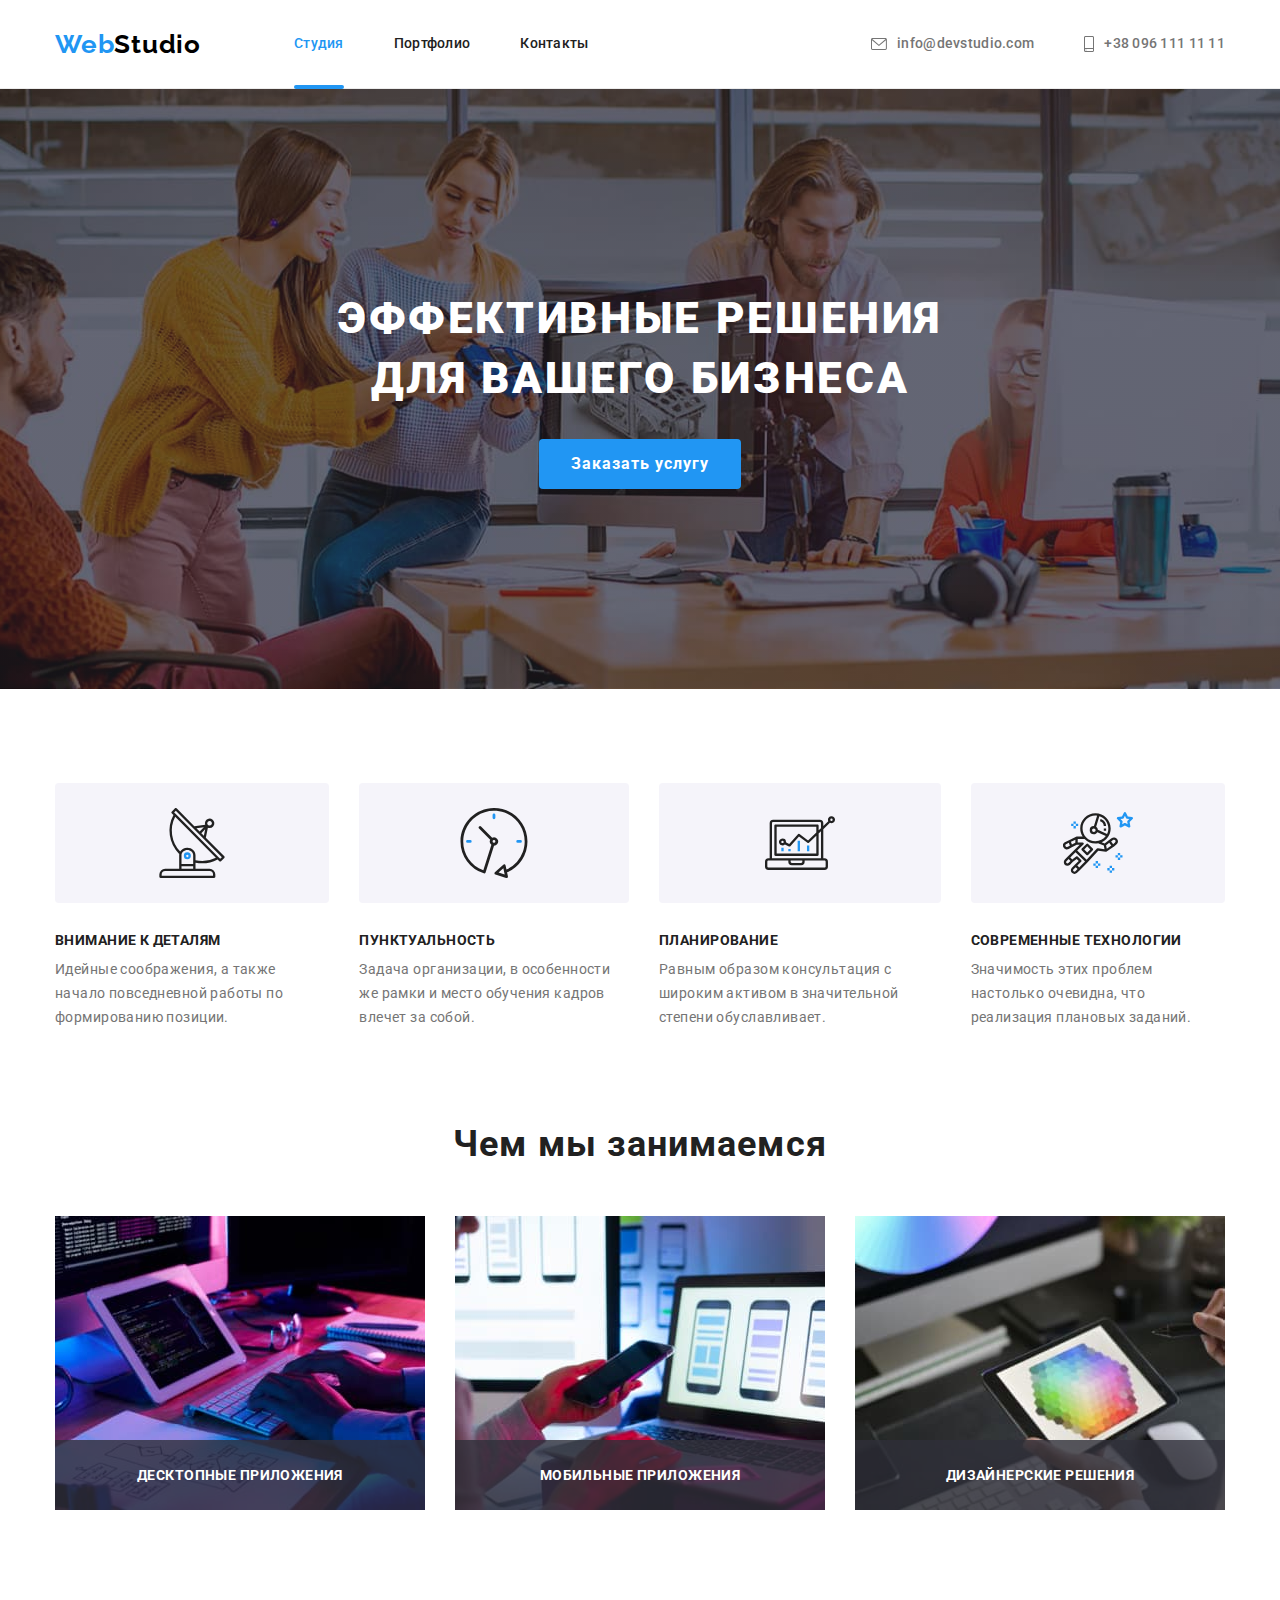
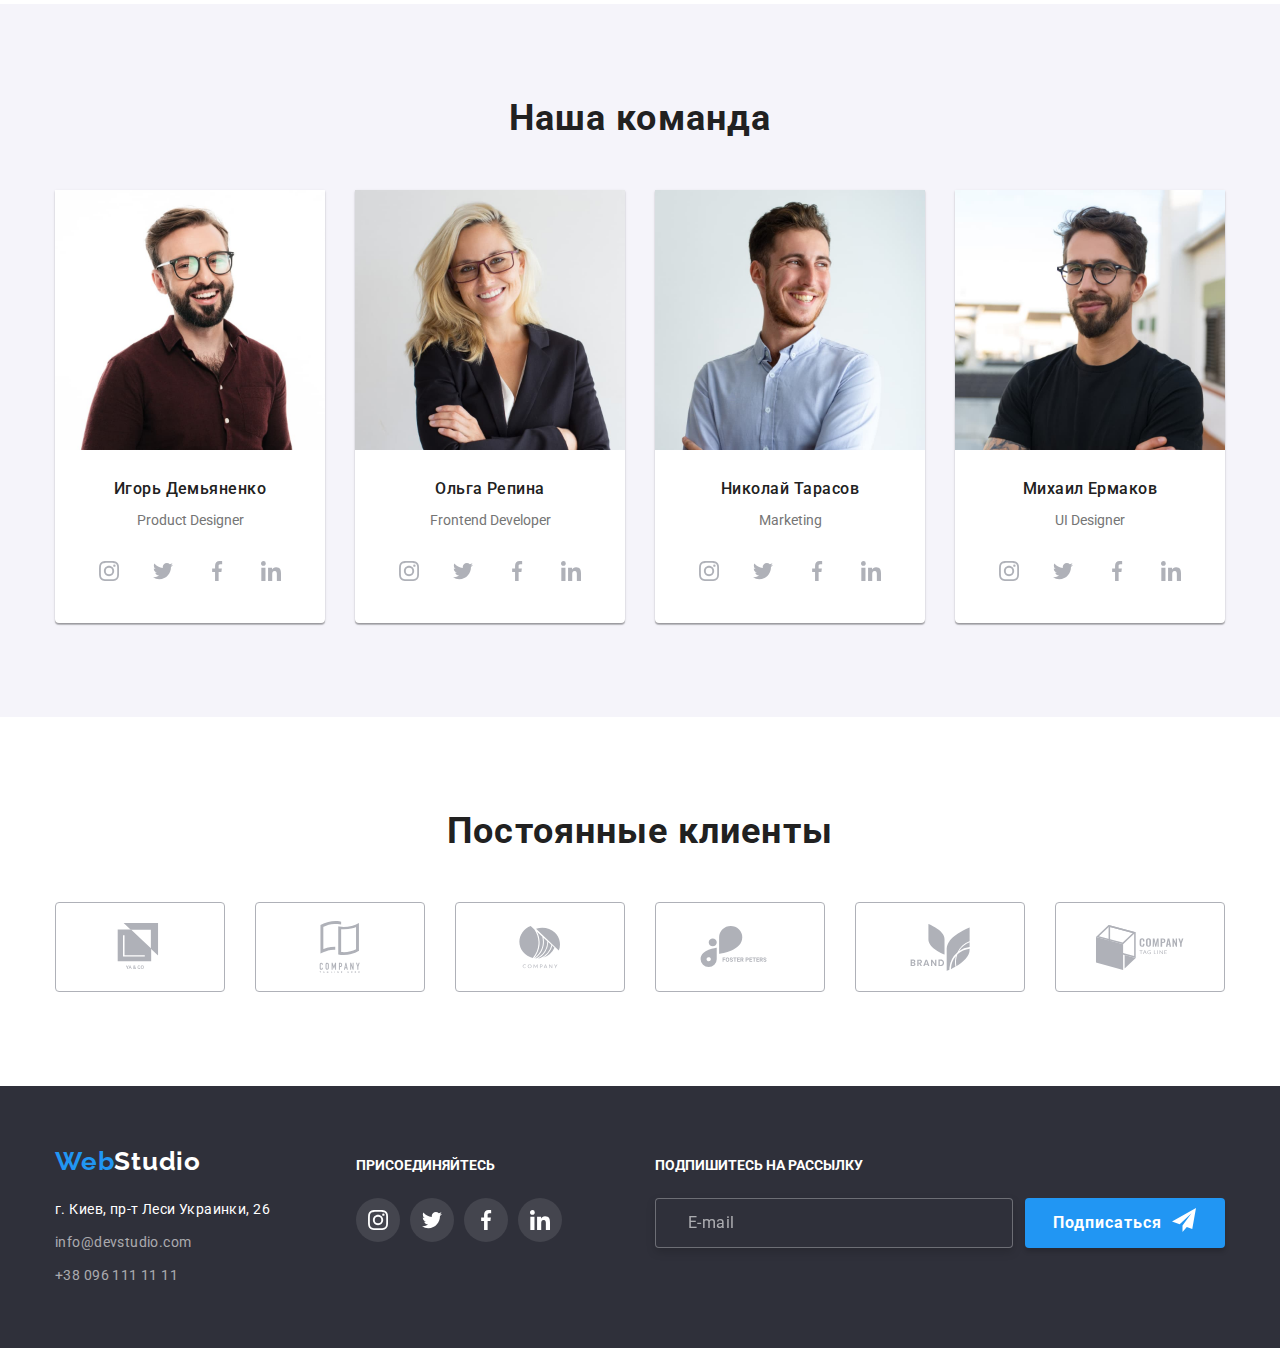
<file: index.html>
<!DOCTYPE html>
<html lang="en">
<head>
    <meta charset="UTF-8">
    <meta name="viewport" content="width=device-width, initial-scale=1.0">
    <title>Document</title>
    <link rel="preconnect" href="https://fonts.gstatic.com">
    <link 
    href="https://fonts.googleapis.com/css2?family=Raleway:wght@700&family=Roboto:wght@400;500;700;900&display=swap" 
    rel="stylesheet"
    />
    <link 
    rel="stylesheet" href="https://cdnjs.cloudflare.com/ajax/libs/modern-normalize/1.0.0/modern-normalize.min.css"
    />
    <link rel="stylesheet" href="css/common.css"/>
    <link rel="stylesheet" href="css/main.css"/>

</head>

<body class="page">
<!--Шапка сайта-->
    <header class="header">
        <div class="container">
            <nav class="main-nav">
                <a href="" lang="en" class="logo-studio">
                    <span class="web">Web</span>Studio 
                </a>
                <ul class="site-nav list">
                    <li class="item"><a href="" class="link link-current" >Студия</a></li>
                    <li class="item"><a href="./portfolio.html" class="link" >Портфолио</a></li>
                    <li class="item"><a href="" class="link" >Контакты</a></li>
                </ul>
            </nav>

            <ul class="contacts list">
                <li>
                    <a href="mailto:info@devstudio.com" class="link mail">
                        <svg class="logo" width=16 height=12>
                            <use href="./images/sprite.svg#mail" >
                            </use>
                        </svg>
                        info@devstudio.com</a>
                </li>
                <li>
                    <a href="tel:+380961111111" class="link number" >
                        <svg class="logo" width=10 height=16>
                            <use href="./images/sprite.svg#tel" >
                            </use>
                        </svg>
                        +38 096 111 11 11</a>
                </li>
            </ul>
        

        </div>
    </header>
    
   <main> 
       <!--Герой-->
    <section class="section hero">
        <h1 class="hero-title">Эффективные решения для вашего бизнеса</h1>
        <button type="button" class="button" aria-label="Open modal" data-modal-open>Заказать услугу</button>

        <div class="backdrop is-hidden" data-modal>
            <div class="modal">
                <button type="button" class="close" data-modal-close aria-label="Close modal">
                    <svg class="button-close"  width="11" height="11">
                        <use href="./images/sprite.svg#Close"></use>
                    </svg>
                </button>

               
                <div class="container-modal">
                    <h2 class="text">Оставьте свои данные, мы вам перезвоним</h2>
                    <form class="modal-form">

                        <div class="form-field">
                            <label for="name" class="form-label">Имя</label>
                            <div class="container-form">
                                <input class="form-input" type="text" name="name" id="name">
                                <svg  class="icon-form">
                                    <use href="images/sprite.svg#person"></use>
                                </svg>
                            </div>
                        </div>

                        <div class="form-field">
                            <label for="tel" class="form-label">Телефон</label>
                            <div class="container-form">
                                <input class="form-input" type="tel" name="tel" id="tel">
                                <svg class="icon-form">
                                    <use href="images/sprite.svg#phone"></use>
                                </svg>                            
                            </div>
                        </div>

                        <div class="form-field"> 
                            <label for="mail" class="form-label">Почта</label>
                            <div class="container-form">
                                <input class="form-input" type="email" name="mail" id="mail">
                                <svg class="icon-form">
                                    <use href="images/sprite.svg#email"></use>
                                </svg>
                            </div>
                        </div>

                        <div class="form-field">
                            <label for="comment" class="form-label">Комментарий</label>
                            <textarea name="comment" id="comment" rows="10" placeholder="Введите текст"></textarea>
                        </div>
                    
            
                       <label class="accept">
                        <input class="checkbox" type="checkbox">
                           <span class="checkbox-icon"></span>
                           Соглашаюсь с рассылкой и принимаю &nbsp;
                           <a href="#" class="link">Условия договора</a>
                       </label>
                       <button type="submit" class="button-send" aria-label="Send" >Отправить</button>
                    </form>
                </div>
            </div>
        </div>
    </section>
    
    <!--Список преимуществ-->
    <section class="section section-advantages">
        <div class="container">
        <h2 class="visually-hidden">Преимущества</h2>
        <ul class="feature list">
               <li class="item first">
                 <h3 class="title">Внимание к деталям</h3>
                 <p class="text">Идейные соображения, а также начало повседневной работы по формированию позиции.</p>
                </li>
                
                <li class="item second">
                 <h3 class="title">Пунктуальность</h3>  
                 <p class="text">Задача организации, в особенности же рамки и место обучения кадров влечет за собой.</p>
                </li>
                
                <li class="item third">
                 <h3 class="title">Планирование</h3>
                 <p class="text">Равным образом консультация с широким активом в значительной степени обуславливает.</p>
                </li>
                
                <li class="item fourth">
                 <h3 class="title">Современные технологии</h3>
                 <p class="text">Значимость этих проблем настолько очевидна, что реализация плановых заданий.</p>
                </li>
        </ul>
    </div>
    </section>
    
    <!--Чем занимается компания-->
    <section class="section">
        <div class="container work">
        <h2 class="section-title" >Чем мы занимаемся</h2>
        <ul class="work-list list">
            <li class="work-photo"><img src="./images/img1.jpg" alt="Набор кода" width="370" height="294"> 
            <div class="work-description">
                <p class="text">Десктопные приложения</p>
            </div></li>
            <li class="work-photo"><img src="./images/img2.jpg" alt="Создание приложений для смартфона" width="370" height="294">
                <div class="work-description">
                    <p class="text">Мобильные приложения </p>
                </div> </li>
            <li class="work-photo"><img src="./images/img3.jpg" alt="Дизайн приложений" width="370" height="294">
                <div class="work-description">
                    <p class="text">Дизайнерские решения</p>
                </div> </li>
        
        </ul>
    </div>
    </section>
    
    <!--Наша команда-->
    <section class="section section-team">
        <div class="container">
             <h2 class="section-title" >Наша команда</h2>
             <ul class="team-list list">
             <li class="team-photo">
                <img src="./images/team1.jpg" alt="Учасник команды Игорь Демьяненко" width="270" height="260">
               
                <div class="team-join">
                     <h3 class="title">Игорь Демьяненко</h3>
                <p class="text" lang="en">Product Designer</p>

                <ul class="join-list">
                    <li class="join-item">
                         <a class="link-social" href="" >
                             <svg class="icon">
                                 <use href="./images/sprite.svg#instagram-2">
                                 </use>
                             </svg>
                         </a>
                    </li>
        
                    <li class="join-item">
                        <a class="link-social twitter" href="" >
                          <svg class="icon">
                             <use href="./images/sprite.svg#twitter-1">
                             </use>
                          </svg>
                        </a>
                    </li>
        
                    <li  class="join-item">
                        <a class="link-social" href="" >
                         <svg class="icon"  >
                             <use href="./images/sprite.svg#facebook-1">
                             </use>
                         </svg>
                        </a>
                    </li>
        
                    <li  class="join-item">
                        <a class="link-social" href="" >
                         <svg class="icon">
                             <use href="./images/sprite.svg#linkedin-1">
                             </use>
                         </svg>
                        </a>
                    </li>
                 </ul>
                </div>
             </li>
                
            <li class="team-photo">
                <img src="./images/team2.jpg" alt="Учасник команды Ольга Репина" width="270" height="260">
                
                <div class="team-join">
                <h3 class="title">Ольга Репина</h3>
                <p class="text" lang="en">Frontend Developer</p>
                <ul class="join-list">
                    <li class="join-item">
                         <a class="link-social" href="" >
                             <svg class="icon">
                                 <use href="./images/sprite.svg#instagram-2">
                                 </use>
                             </svg>
                         </a>
                    </li>
        
                    <li class="join-item">
                        <a class="link-social twitter" href="" >
                          <svg class="icon">
                             <use href="./images/sprite.svg#twitter-1">
                             </use>
                          </svg>
                        </a>
                    </li>
        
                    <li  class="join-item">
                        <a class="link-social" href="" >
                         <svg class="icon">
                             <use href="./images/sprite.svg#facebook-1">
                             </use>
                         </svg>
                        </a>
                    </li>
        
                    <li  class="join-item">
                        <a class="link-social" href="" >
                         <svg class="icon">
                             <use href="./images/sprite.svg#linkedin-1">
                             </use>
                         </svg>
                        </a>
                    </li>
                 </ul>

                </div>
            </li>
           
            <li class="team-photo">
                <img src="./images/team3.jpg" alt="Учасник команды Николай Тарасов" width="270" height="260">
                
                <div class="team-join">
                <h3 class="title">Николай Тарасов</h3>
                <p class="text" lang="en">Marketing</p>
                <ul class="join-list">
                    <li class="join-item">
                         <a class="link-social" href="" >
                             <svg class="icon"  >
                                 <use href="./images/sprite.svg#instagram-2">
                                 </use>
                             </svg>
                         </a>
                    </li>
        
                    <li class="join-item">
                        <a class="link-social" href="" >
                          <svg class="icon"  >
                             <use href="./images/sprite.svg#twitter-1">
                             </use>
                          </svg>
                        </a>
                    </li>
        
                    <li  class="join-item">
                        <a class="link-social" href="" >
                         <svg class="icon"  >
                             <use href="./images/sprite.svg#facebook-1">
                             </use>
                         </svg>
                        </a>
                    </li>
        
                    <li  class="join-item">
                        <a class="link-social" href="" >
                         <svg class="icon"  >
                             <use href="./images/sprite.svg#linkedin-1">
                             </use>
                         </svg>
                        </a>
                    </li>
                 </ul>

                </div>
            </li>
           
            <li class="team-photo">
                <img src="./images/team4.jpg" alt="Учасник команды Михаил Ермаков" width="270" height="260">
                
                <div class="team-join">
                <h3 class="title">Михаил Ермаков</h3>
                <p class="text" lang="en">UI Designer</p>
                <ul class="join-list">
                    <li class="join-item">
                         <a class="link-social" href="" >
                             <svg class="icon">
                                 <use href="./images/sprite.svg#instagram-2">
                                 </use>
                             </svg>
                         </a>
                    </li>

                    <li class="join-item">
                        <a class="link-social" href="" >
                          <svg class="icon">
                             <use href="./images/sprite.svg#twitter-1">
                             </use>
                          </svg>
                        </a>
                    </li>
        
                    <li  class="join-item">
                        <a class="link-social" href="" >
                         <svg class="icon" >
                             <use href="./images/sprite.svg#facebook-1">
                             </use>
                         </svg>
                        </a>
                    </li>
        
                    <li  class="join-item">
                        <a class="link-social" href="" >
                         <svg class="icon" >
                             <use href="./images/sprite.svg#linkedin-1">
                             </use>
                         </svg>
                        </a>
                    </li>
                 </ul>

                </div>
            </li>
        </ul>
    
            </div>
    </section>

    <!-- Постоянные клиенты -->
    <section class="section clients">
<div class="container">
    <h2 class="section-title">Постоянные клиенты</h2>
<ul class="clients-list">
    <li class="clients-item">
        <a href="" class="logo">
            <svg class="logo-icon" with="44.27" height="49.23">
                <use href="./images/sprite.svg#logo-1" >
                </use>
            </svg>
        </a>
    </li>
    <li class="clients-item">
        <a href="" class="logo">
            <svg class="logo-icon" with="40" height="52">
                <use href="./images/sprite.svg#logo-2">
                </use>
            </svg>
        </a>
    </li>
    <li class="clients-item">
        <a href="" class="logo">
            <svg class="logo-icon" with="41" height="42.6">
                <use href="./images/sprite.svg#logo-3">

                </use>
            </svg>
        </a>
    </li>
    <li class="clients-item">
        <a href="" class="logo">
            <svg class="logo-icon" with="79.66" height="42.02">
                <use href="./images/sprite.svg#logo-4">

                </use>
            </svg>
        </a>
    </li>
    <li class="clients-item">
        <a href="" class="logo">
            <svg class="logo-icon" with="59" height="47">
                <use href="./images/sprite.svg#logo-5">

                </use>
            </svg>
        </a>
    </li>
    <li class="clients-item">
        <a href="" class="logo">
            <svg class="logo-icon" with="88.48" height="45.44">
                <use href="./images/sprite.svg#logo-6">

                </use>
            </svg>
        </a>
    </li>
</ul>

</div>
    </section>
</main>
    
    <!--Футер-->
<footer class="footer">
    <div class="container">

        <div class="container-address">
          <a href="" lang="en" class="logo-studio"> <span class="web">Web</span>Studio</a>
          <address class="address"> 
           <ul class="address-list">
             <li class="address-item"> <a class="link" href="https://goo.gl/maps/yQrfU7rimWkXpTVe8" target="_blank">г. Киев, пр-т Леси Украинки, 26</a></li>
             <li class="address-item"> <a class="link contacts" href="mailto:info@devstudio.com" >info@devstudio.com</a></li>
             <li class="address-item"> <a class="link contacts" href="tel:+380961111111" >+38 096 111 11 11</a></li>
           </ul>
          </address>
        </div>

        <div class="container-join">
         <p class="title"><b>Присоединяйтесь</b></p>
         <ul class="join-list">
            <li class="join-item">
                 <a class="link-social" href="" >
                     <svg class="icon">
                         <use href="./images/sprite.svg#instagram-2">
                         </use>
                     </svg>
                 </a>
            </li>

            <li class="join-item">
                <a class="link-social" href="" >
                  <svg class="icon">
                     <use href="./images/sprite.svg#twitter-1">
                     </use>
                  </svg>
                </a>
            </li>

            <li  class="join-item">
                <a class="link-social" href="" >
                 <svg class="icon">
                     <use href="./images/sprite.svg#facebook-1">
                     </use>
                 </svg>
                </a>
            </li>

            <li  class="join-item">
                <a class="link-social" href="" >
                 <svg class="icon">
                     <use href="./images/sprite.svg#linkedin-1">
                     </use>
                 </svg>
                </a>
            </li>

         </ul>
        </div>

<div class="container-subscribe">
    <p class="title"><b> Подпишитесь на рассылку </b></p>
   <div class="form">
    <form class="form-subscribe">
        <input class="input" type="email" name="mail" id="mail" placeholder="E-mail" >
        
    </form>
    
    <button type="submit" class="button-subscribe" aria-label="Subscribe">
        <span class="subscribe-text">Подписаться</span>
        <svg width="24" height="24">
            <use href="images/sprite.svg#telegram"> </use>
        </svg>
    
    </button>
   </div> 
 
</div>

    </div>
    </footer>
    <script src="./js/modal.js"></script>
</body>
</html>
</file>
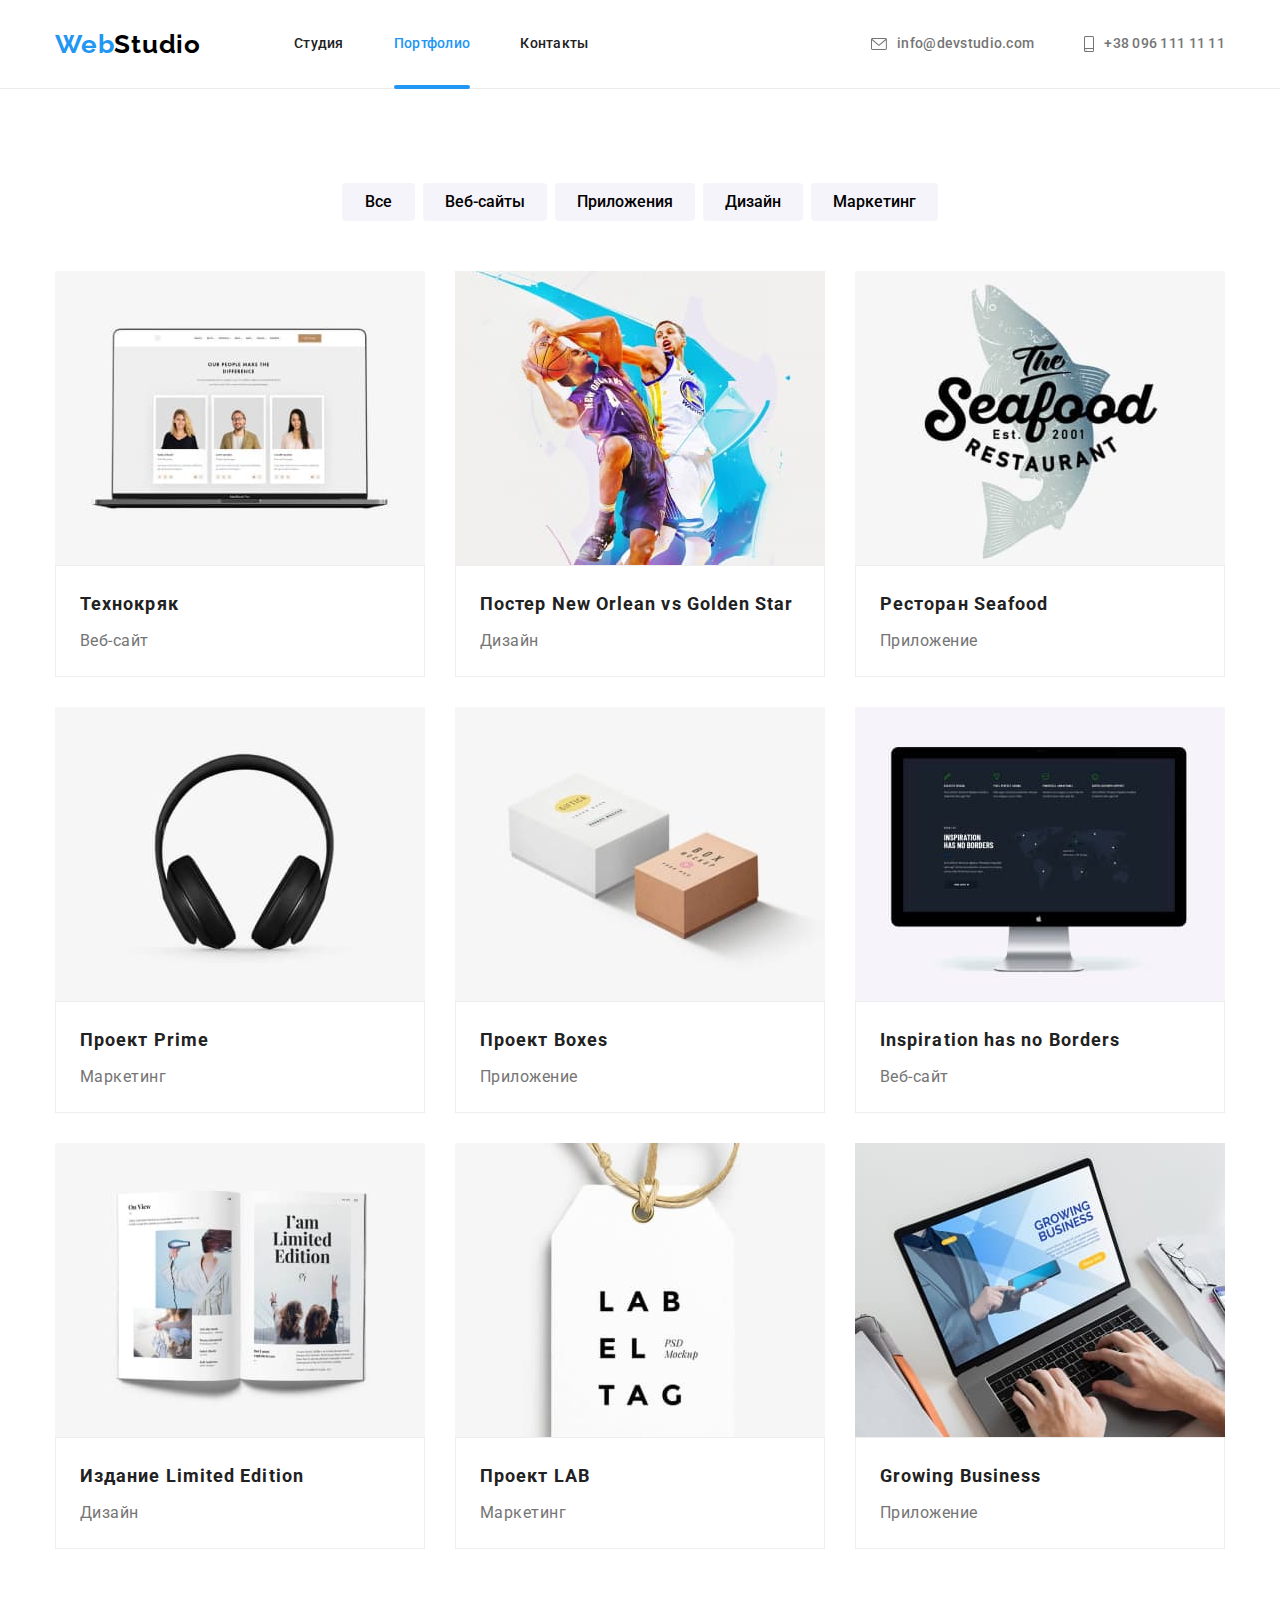
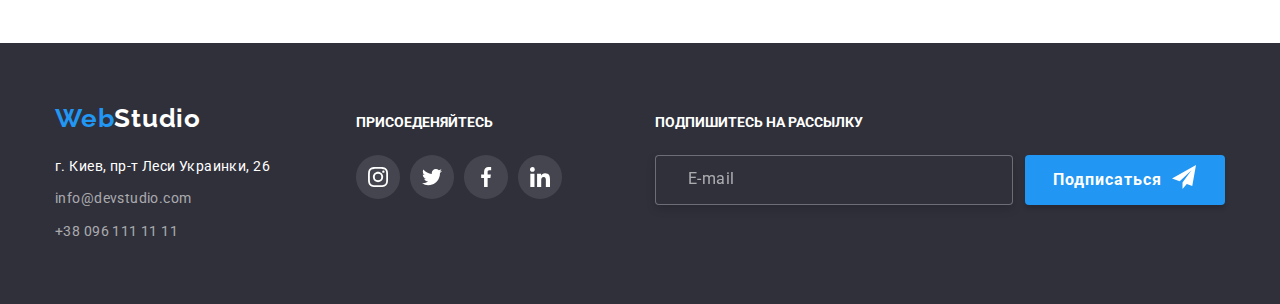
<file: portfolio.html>
<!DOCTYPE html>
<html lang="ru">
<head>
    <meta charset="UTF-8">
    <meta name="viewport" content="width=device-width, initial-scale=1.0">
    <title>Portfolio</title>
    <link rel="preconnect" href="https://fonts.gstatic.com">
    <link 
    href="https://fonts.googleapis.com/css2?family=Raleway:wght@700&family=Roboto:wght@400;500;700;900&display=swap" 
    rel="stylesheet"
    />
    <link 
    rel="stylesheet" href="https://cdnjs.cloudflare.com/ajax/libs/modern-normalize/1.0.0/modern-normalize.min.css"
    />
    <link rel="stylesheet" href="css/common.css"/>
    <link rel="stylesheet" href="css/portfolio.css"/>
</head>

<body class="page">

<!--Шапка сайта-->
    <header class="header">
        <div class="container">
            <nav class="main-nav">
                <a href="" lang="en" class="logo-studio">
                    <span class="web">Web</span>Studio 
                </a>
                <ul class="site-nav list">
                    <li class="item"><a href="./index.html" class="link" >Студия</a></li>
                    <li class="item"><a href="./portfolio.html" class="link link-current" >Портфолио</a></li>
                    <li class="item"><a href="" class="link" >Контакты</a></li>
                </ul>
            </nav>

            <ul class="contacts list">
                <li>
                    <a href="mailto:info@devstudio.com" class="link mail" >
                        <svg class="logo" width=16 height=12>
                            <use href="./images/sprite.svg#mail" >
                            </use>
                        </svg>
                        info@devstudio.com</a>
                </li>
                <li>
                    <a href="tel:+380961111111" class="link number" >
                        <svg class="logo" width=10 height=16>
                            <use href="./images/sprite.svg#tel" >
                            </use>
                        </svg>
                        +38 096 111 11 11</a>
                </li>
            </ul>
        </div>
    </header>

    <main>
        <section class="section">
            <div class="container porfolio">
               <h1 class="visually-hidden">Портфолио наших работ</h1>
                 <ul class="button-list list">
                     <li class="button"><button type="button" aria-label="Open all" >Все</button></li>
                     <li class="button"><button type="button" aria-label="Open web-site" >Веб-сайты</button></li>
                     <li class="button"><button type="button" aria-label="Open applications">Приложения</button></li>
                     <li class="button"><button type="button" aria-label="Open design" >Дизайн</button></li>
                     <li class="button"><button type="button" aria-label="Open marketing" >Маркетинг</button></li>
                 </ul>
                <div class="portfolio">
                <ul class="portfolio-list list">
                    <li class="portfolio-elements">
                        <div class="portfolio-description">
                         <img src="./images/img.jpg" alt="Веб-сайт Технокряк" width="370" height="294">
                            <p class="text">
                                Технокряк это современная <br> площадка распространения коронавируса. Компании <br> используют эту платформу для цифрового шпионажа и атак на защищённые сервера конкурентов.
                            </p>
                        </div>
                        <div class="portfolio-content">
                         <h2 class="title">Технокряк</h2>
                         <p class="text">Веб-сайт</p>
                        </div>
                    
                    </li>

                    <li class="portfolio-elements">
                        <div class="portfolio-description">
                            <img src="./images/img(1).jpg" alt="Постер" width="370" height="294">
                               <p class="text">
                                Технокряк это современная <br>площадка распространения коронавируса. Компании <br> используют эту платформу для цифрового шпионажа и атак на защищённые сервера конкурентов.
                               </p>
                           </div>
                        
                        <div class="portfolio-content">
                         <h2 class="title">Постер New Orlean vs Golden Star</h2>
                         <p class="text">Дизайн</p>
                        </div>
                    </li>

                    <li class="portfolio-elements"> 
                        <div class="portfolio-description">
                            <img src="./images/img(2).jpg" alt="Ресторан Seafood" width="370" height="294">
                               <p class="text">
                                Технокряк это современная <br>площадка распространения коронавируса. Компании <br> используют эту платформу для цифрового шпионажа и атак на защищённые сервера конкурентов.
                               </p>
                           </div> 
                        
                        <div class="portfolio-content">
                         <h2 class="title">Ресторан Seafood</h2>
                         <p class="text">Приложение</p>
                        </div>
                    </li>

                    <li class="portfolio-elements">
                        <div class="portfolio-description">
                            <img src="./images/img(3).jpg" alt="Проект Prime" width="370" height="294">
                               <p class="text">
                                Технокряк это современная <br>площадка распространения коронавируса. Компании <br> используют эту платформу для цифрового шпионажа и атак на защищённые сервера конкурентов.
                               </p>
                           </div>  
                        
                        <div class="portfolio-content">
                         <h2 class="title">Проект Prime</h2>
                         <p class="text">Маркетинг</p>
                        </div>
                    </li>
                    <li class="portfolio-elements">
                        <div class="portfolio-description">
                            <img src="./images/img(4).jpg" alt="Проект Boxes" width="370" height="294">
                               <p class="text">
                                Технокряк это современная <br>площадка распространения коронавируса. Компании <br> используют эту платформу для цифрового шпионажа и атак на защищённые сервера конкурентов.
                               </p>
                           </div> 
                         
                        <div class="portfolio-content">
                         <h2 class="title">Проект Boxes</h2>
                         <p class="text">Приложение</p>
                        </div>
                    </li>
                    <li class="portfolio-elements">
                        <div class="portfolio-description">
                            <img src="./images/img(5).jpg" alt="Веб-сайт Inspiration" width="370" height="294">
                               <p class="text">
                                Технокряк это современная <br>площадка распространения коронавируса. Компании <br> используют эту платформу для цифрового шпионажа и атак на защищённые сервера конкурентов.
                               </p>
                           </div> 
                         
                        <div class="portfolio-content">
                         <h2 class="title">Inspiration has no Borders</h2>
                         <p class="text">Веб-сайт</p>
                        </div>
                        </li>
                    <li class="portfolio-elements">
                        <div class="portfolio-description">
                            <img src="./images/img(6).jpg" alt="Издание Limited Edition" width="370" height="294">
                               <p class="text">
                                Технокряк это современная <br>площадка распространения коронавируса. Компании <br> используют эту платформу для цифрового шпионажа и атак на защищённые сервера конкурентов.
                               </p>
                           </div> 
                        
                        <div class="portfolio-content">
                         <h2 class="title">Издание Limited Edition</h2>
                         <p class="text">Дизайн</p>
                        </div>
                    </li>
                    <li class="portfolio-elements">
                        <div class="portfolio-description">
                            <img src="./images/img(7).jpg" alt="Проект LAB" width="370" height="294">
                               <p class="text">
                                Технокряк это современная <br>площадка распространения коронавируса. Компании <br> используют эту платформу для цифрового шпионажа и атак на защищённые сервера конкурентов.
                               </p>
                           </div> 
                        
                        <div class="portfolio-content">
                         <h2 class="title">Проект LAB</h2>
                         <p class="text">Маркетинг</p>
                        </div>
                    </li>
                    <li class="portfolio-elements">
                        <div class="portfolio-description">
                            <img src="./images/img(8).jpg" alt="Приложение Growing Business" width="370" height="294">
                               <p class="text">
                                Технокряк это современная <br>площадка распространения коронавируса. Компании <br> используют эту платформу для цифрового шпионажа и атак на защищённые сервера конкурентов.
                               </p>
                           </div> 
                         
                        <div class="portfolio-content">
                         <h2 class="title">Growing Business</h2>
                         <p class="text">Приложение</p>
                        </div>
                    </li>
                    </ul>
                </div>
            </div>
        </section> 
    </main>
    
    <!--Футер-->
    <footer class="footer">
        <div class="container">
            
            <div class="container-address">
              <a href="" lang="en" class="logo-studio"> <span class="web">Web</span>Studio</a>
              <address class="address"> 
               <ul class="address-list">
                 <li class="address-item"> <a class="link" href="https://goo.gl/maps/yQrfU7rimWkXpTVe8" target="_blank">г. Киев, пр-т Леси Украинки, 26</a></li>
                 <li class="address-item"> <a class="link contacts" href="mailto:info@devstudio.com" >info@devstudio.com</a></li>
                 <li class="address-item"> <a class="link contacts" href="tel:+380961111111" >+38 096 111 11 11</a></li>
               </ul>
              </address>
            </div>
    
        
            <div class="container-join">
             <p class="title"><b>ПРИСОЕДЕНЯЙТЕСЬ</b></p>
             <ul class="join-list">
                <li class="join-item">
                     <a class="link-social" href="" >
                         <svg class="icon">
                             <use href="./images/sprite.svg#instagram-2">
                             </use>
                         </svg>
                     </a>
                </li>
    
                <li class="join-item">
                    <a class="link-social" href="" >
                      <svg class="icon">
                         <use href="./images/sprite.svg#twitter-1">
                         </use>
                      </svg>
                    </a>
                </li>
    
                <li  class="join-item">
                    <a class="link-social" href="" >
                     <svg class="icon">
                         <use href="./images/sprite.svg#facebook-1">
                         </use>
                     </svg>
                    </a>
                </li>
    
                <li  class="join-item">
                    <a class="link-social" href="" >
                     <svg class="icon">
                         <use href="./images/sprite.svg#linkedin-1">
                         </use>
                     </svg>
                    </a>
                </li>
    
             </ul>
            </div>
            <div class="container-subscribe">
                <p class="title"><b> Подпишитесь на рассылку </b></p>
               <div class="form">
                <form class="form-subscribe">
                    <input class="input" type="email" name="mail" id="mail" placeholder="E-mail" >
                    
                </form>
                
                <button type="submit" class="button-subscribe" aria-label="Subscribe">
                    <span class="subscribe-text">Подписаться</span>
                    <svg width="24" height="24">
                        <use href="images/sprite.svg#telegram"> </use>
                    </svg>
                
                </button>
               </div> 
             
            </div>

        </div>
        </footer>
</body>
</html>
</file>
<file: css/common.css>
:root{
    --primaty-text-color: #757575;
    --title-text-color: #212121;
    --accent-color: #2196F3;
    --primary-white-color: #ffffff;
    --timing-fuction: cubic-bezier(0.4, 0, 0.2, 1);
}

.page{
    color: var(--primaty-text-color);
    background-color: var(--primary-white-color);

    font-family: Roboto, sans-serif;
    font-size: 14px;
    line-height: 1.71;
}

img{
    display: block;
    max-width: 100%;
    height: auto;
}
/* Утилиты */
.visually-hidden {
    border: 0;
    clip: rect(0 0 0 0);
    height: 1px;
    margin: -1px;
    overflow: hidden;
    padding: 0;
    position: absolute;
    width: 1px;
}

.list{
    padding: 0;
    margin: 0;
    list-style: none;
}

/* container */
.container{   
    margin-left: auto;
    margin-right: auto;
    width: 1200px;
    padding-left: 15px;
    padding-right: 15px;
    
}

.section{
    padding-top: 94px;
    padding-bottom: 94px;
    margin: 0 auto;
}

.header .container{
    display: flex;

}

.container .main-nav{
    display: flex;
    align-items: center;

}

/* contacts */
.contacts {
    align-items: center;
    margin-left: auto;
}

.header{
    margin: 0 auto;
    border-bottom: 1px solid #ECECEC;
}

.header .contacts{
    display: flex;
}

.contacts .link{
    color: var(--primaty-text-color);
    text-decoration: none;
    margin-right: 50px;
    letter-spacing: 0.02em;
    font-weight: 500;
    display: inline-flex;
    align-items: center;
 
    padding-top: 32px;
    padding-bottom: 32px;

    transition-property: color;
    transition-duration: 250ms;
    transition-timing-function: var(--timing-fuction);

}

.container > .contacts .link {
    fill: currentColor;
    color: #757575;

    transition-property:color;
    transition-duration: 250ms;
    transition-timing-function: var(--timing-fuction);

    
}

.container > .contacts .link:hover,
.container > .contacts .link:focus{
    fill: var(--accent-color);
    color: var(--accent-color);
}

.contacts .number{
    margin-right:0;
}

.link .logo{
    margin-right: 10px;
}


/* Logo */
.logo-studio{
    margin-right: 93px;
    color:  #000000;
    font-family: Raleway, sans-serif;

    font-weight: 700;
    font-size: 26px;
    line-height: 1.19;
    letter-spacing: 0.03em;
    text-decoration: none;
}

.web{ 
    color: var(--accent-color);
}

/* site-nav */
.site-nav{
    margin-bottom: 0;
    display: flex;
}

.site-nav .item:not(:last-child){
    margin-right: 50px;
}

.site-nav .link{
    position: relative;
    display: block;
    padding-top: 32px;
    padding-bottom: 32px;

    color:var(--title-text-color);
    font-weight: 500;
    font-size: 14px;
    line-height: 1.14;
    letter-spacing: 0.02em;
    text-decoration: none;

    transition-property:color;
    transition-duration: 250ms;
    transition-timing-function: var(--timing-fuction);

}

.site-nav .link:hover,
.site-nav .link:focus {
    color: var(--accent-color);
}

.site-nav .link-current{
    color: var(--accent-color);
}

.site-nav .link-current::after{
    content:"";

    position: absolute;
    left: 0;
    bottom: -5px;

    display: block;
    width: 100%; 
    border: 2px solid #2196F3;
    background-color: var(--accent-color);
    border-radius: 2px; 

    /* opacity: 0;
    transition: opacity 250ms var(--timing-fuction); */
}

/* Footer */

.footer{
    margin: 0 auto;
    background-color: #2F303A;
    padding:60px 0;
    display: flex;
}


.footer .logo-studio{
    color: var(--primary-white-color);
    margin-right: 0;
}

.footer .container{
    display: flex;
    align-items: baseline;

}

.address-list{
    margin: 0; 
    padding: 0; 
    list-style: none;
    width: 231px;
    margin-right: 70px;
}

.address-item .link{
    font-family: Roboto, sans-serif;
    font-weight: 400;
    font-size: 14px;
    line-height: 1.71;
    letter-spacing: 0.03em;
    font-style: normal;
    text-decoration: none;
    display:block;
    color: var(--primary-white-color);
  
}

.address-item {
 margin-bottom: 9px;  
}

.address-item .contacts{
    color: rgba(255, 255, 255, 0.6) ;
}

.address-item:last-child{
    margin-bottom: 0;
}

.address-item:first-child{
    margin-top: 20px;
}


/* Join */
.container-join{
    display: block;
    margin-right: 93px;
}


.container-join .title{
    color: var(--primary-white-color);
    margin: 0;
    margin-bottom: 20px;
    text-transform: uppercase;
} 

.join-list{
    display: flex;
    margin-top: 20px;
    padding: 0;
    margin: 0;
}

.container-join .join-item{
    display: block;
}

.join-social:last-child{
    margin-right: 0;
}

.footer .icon{
    fill:var(--primary-white-color);
    width: 20px;
    height: 20px;
}

.link-social{
    display: flex;
    width: 44px;
    height: 44px;
    justify-content: center;
    align-items: center;

    background-color: rgba(255, 255, 255, 0.1);
    border-radius: 50%;

    transition-property: background-color;
    transition-duration: 250ms;
    transition-timing-function: var(--timing-fuction);
}

.join-item{
    margin-right: 10px;
}

.join-item:last-child{
    margin-right: 0;
}

.footer .link-social:hover,
.footer .link-social:focus{
background-color: var(--accent-color);
}

/*Subscribe  */

.container-subscribe{
    display: block;
}
 .container-subscribe .title{
    color: var(--primary-white-color);
    margin: 0;
    margin-bottom: 20px;
    text-transform: uppercase;

 }

 .container-subscribe .form{
    display: flex;
 }
 
 .form-subscribe{
    margin-right: 12px;
 }

.input{
    width: 358px;
    min-height: 50px;
    padding: 15px 16px;


    background-color: #2F303A;
    border: 1px solid rgba(255, 255, 255, 0.3);
    box-sizing: border-box;
    filter: drop-shadow(0px 4px 4px rgba(0, 0, 0, 0.15));
    border-radius: 4px;

    color:var(--primary-white-color)
}
 
.input::placeholder{
    padding: 15px 16px;

    font-weight: 400;
    font-size: 16px;
    line-height: 1.25;
    letter-spacing: 0.03em;
    color: rgba(255, 255, 255, 0.6);
}
.button-subscribe{
    display: flex;
    width: 200px;
    min-height: 50px;
    padding: 10px 28px;

    font-family: Roboto;
    font-weight: 700;
    font-size: 16px;
    line-height: 1.87;
    letter-spacing: 0.06em;

    color: var(--primary-white-color);
    
    background-color:var(--accent-color);
    box-shadow: 0px 4px 4px rgba(0, 0, 0, 0.15);
    border-radius: 4px;
    border: none;
    cursor: pointer;

}

.subscribe-text{
    margin-right: 10px;
}
</file>
<file: css/main.css>
/*цвет заголовков color: #212121;*/

/*вторичный цвет текста color: #757575;*/

/*акцент background: #2196F3;*/

/* вторичный цвет фона  background: #F5F4FA;*/

/*белый color: #FFFFFF;*/

/* вторичный белый (footer) color: rgba(255, 255, 255, 0.6); */
:root{
    --primaty-text-color: #757575;
    --title-text-color: #212121;
    --accent-color: #2196F3;
    --primary-white-color: #ffffff;
    --timing-fuction: cubic-bezier(0.4, 0, 0.2, 1);
}

/* Утилиты */
.visually-hidden {
    border: 0;
    clip: rect(0 0 0 0);
    height: 1px;
    margin: -1px;
    overflow: hidden;
    padding: 0;
    position: absolute;
    width: 1px;
}

/* hero */
.hero {
    background-image: linear-gradient(
        rgba(47, 48, 58, 0.4),
        rgba(47, 48, 58, 0.4)
    ),
    url(../images/Hero.jpg);
    background-color: rgba(47, 48, 58, 0.4);

    
    max-width: 1600px;
    margin-left: auto;
    margin-right: auto;
    background-repeat: no-repeat;
    background-position: center;
    background-size: cover;


    text-align: center;
    min-height: 400px;
    padding-top: 200px;
    padding-bottom: 200px;  

} 

.hero-title{
    color: var(--primary-white-color);
    font-weight: 900;
    font-size: 44px;
    line-height: 1.36;
    letter-spacing: 0.06em;
    text-transform: uppercase;
    margin-bottom: 30px;
    margin-top: 0;
    width: 696px;
    margin-right: auto;
    margin-left: auto;
}

/* hero button */
.hero .button{
    display: inline-block;
    border: none;
    border-radius: 4px;
    outline:none;
    padding: 10px 32px;
    min-width: 136px;
    text-align: center;

    color: var(--primary-white-color);
    background-color: var(--accent-color);
    font-family: Roboto;
    font-weight: 700;
    font-size: 16px;
    line-height: 1.87;
    letter-spacing: 0.06em;
    text-decoration: none;
    cursor:pointer;
}

.backdrop{
    position: fixed;
    top: 0;
    left: 0;

    width: 100%;
    height: 100%;
    background-color: rgba(0, 0, 0, 0.2);
    opacity: 1;
    transition: opacity 250ms var(--timing-fuction);
    
    z-index: 100;
   
}

.backdrop.is-hidden{
    pointer-events: none;
    opacity: 0;
}

.backdrop.is-hidden .modal{

transform: scale(0.5) translate(-50%, -50%);
}

.modal{  
   position: absolute;
   top: 50%;
   left: 50%;
   transform: scale(1) translate(-50%, -50%);
   transition: transform 250ms var(--timing-fuction);

   /* padding: 15px; */
   width: 528px;
   min-height: 581px;
   box-shadow: 0px 1px 3px rgba(0, 0, 0, 0.12), 
   0px 1px 1px rgba(0, 0, 0, 0.14), 
   0px 2px 1px rgba(0, 0, 0, 0.2);
   border-radius: 4px;
   background-color: #fff;
}

.modal .close{
    position: absolute;
    top: 8px;
    right: 8px;

    padding: 0;
    fill:#000;
    width: 30px;
    height: 30px;

   border-radius: 50%;
   background: #FFFFFF;
   border: 1px solid rgba(0, 0, 0, 0.1);
   transition: fill 250ms var(--timing-fuction);
   cursor: pointer;
   
}

.modal .close:hover,
.modal .close:focus{
    fill: var(--accent-color);
    
}


/* MODAL FORM */
.container-modal{
    padding: 40px;
    width: 528px;
   min-height: 581px;
}

.container-modal .text{
    margin: 0;
    margin-bottom: 12px;
    font-weight: 700;
    font-size: 20px;
    line-height: 23px;
    text-align: center;
    letter-spacing: 0.03em;

    color: #212121;
}

.form-field{
   display: flex;
   width: 100%;
   flex-direction: column;
    
}


.form-label{
    display: flex;
    margin-bottom: 4px;
    font-weight: 400;
    font-size: 12px;
    line-height: 1.16;
    letter-spacing: 0.01em;
    
    color: #757575;
}


.form-input{
    width: 100%;
    min-height: 40px;
    padding: 0;
    padding-left: 42px;
    border: 1px solid rgba(33, 33, 33, 0.2);
    box-sizing: border-box;
    border-radius: 4px;
    transition: border 250ms var(--timing-fuction);
    cursor: pointer;
}

.form-input:focus{
    outline:none;
    border: 1px solid var(--accent-color);
    
}

.container-form{
    display: flex;
    position: relative;

    margin-bottom: 10px;

}

.icon-form{
   position: absolute;
   top: 50%;
   left: 14px;
   transform: translateY(-50%);

   width: 18px;
   height: 18px;

   fill:currentColor;
   color:#000;
   transition: fill 250ms var(--timing-fuction);
    
}

.form-input:focus + .icon-form,
.form-input:hover + .icon-form{
    fill: var(--accent-color);
}

.form-field textarea{
    width: 448px;
    height: 120px;
    border: 1px solid rgba(33, 33, 33, 0.2);
    box-sizing: border-box;
    border-radius: 4px;
    margin-bottom: 20px;
    padding: 12px 16px;
    cursor: pointer;
    transition: border 250ms var(--timing-fuction);
}

.form-field textarea:focus{
outline: none;
border: 1px solid var(--accent-color);
}

.container-modal .accept{
display: flex;
align-items: center;
justify-content: center;
width: 100%;
min-height: 24px;
margin-bottom: 30px;
font-style: normal;
font-weight: 400;
font-size: 14px;
line-height: 1.71;

letter-spacing: 0.03em;

color: #757575;

}

.accept .link{
    text-decoration-skip-ink: none;
    color: var(--accent-color);
}

.checkbox{
    /* -webkit-appearance:none;
    -moz-appearance:none;
    appearance: none; */

    border: 0;
    clip: rect(0 0 0 0);
    height: 1px;
    margin: -1px;
    overflow: hidden;
    padding: 0;
    position: absolute;
    width: 1px;
}

.checkbox-icon{
 display: inline-block;
 margin-top: 4px;
 margin-bottom: 5px;
 width: 16px;
 height: 15px;
 border: 2px solid #212121;
 border-radius: 2px;

 margin-right: 7px;

 transition: border 250ms var(--timing-fuction);
}


.checkbox:checked  + .checkbox-icon{
 background-color: var(--accent-color);
 border-color: var(--accent-color);
 background-image:url(../images/icon\ check.svg) ;
 background-size: contain;
 background-origin: border-box;

 transition: border-color 250ms var(--timing-fuction),
 background-color 250ms var(--timing-fuction);
}

/* BUTTON SEND */
.button-send{
width: 200px;
min-height: 50px;
/* margin-top: 30px; */

font-family: Roboto;
font-style: normal;
font-weight: bold;
font-size: 16px;
line-height: 1.87;
letter-spacing: 0.06em;
cursor: pointer;


color: #FFFFFF;
background-color: var(--accent-color);
box-shadow: 0px 4px 4px rgba(0, 0, 0, 0.15);
border-radius: 4px;
border: none;

/* margin-bottom: 40px; */
}



/* advantages */
.section-advantages{
    padding-bottom: 0;
}

/* features */
.feature {
    display: flex;
    flex-wrap: nowrap;
}

.feature > .item{
    flex-basis: calc(100%-60px) /4);
    margin-right: 30px;
}

.feature > .item:nth-child(4){
    margin-right: 0;
}

.feature .item:before{
content: "";
margin-bottom: 30px;
display:block;
height: 120px;
background-repeat: no-repeat;

background-position: center;
background-color: #F5F4FA;
border-radius: 4px;

}
.first::before{
    background-image: url(../images/advantages/antenna\ 1.svg);
}

.second::before{
    background-image: url(../images/advantages/clock\ 1.svg);
}

.third::before{
    background-image: url(../images/advantages/diagram\ 1.svg);
}

.fourth::before{
    background-image: url(../images/advantages/astronaut\ 1.svg);
}
 

.feature .title{
    color: var(--title-text-color);
    font-weight: 700;
    font-size: 14px;
    line-height: 1.14;
    letter-spacing: 0.03em;
    text-transform: uppercase;
    margin-bottom: 10px;
    margin-top: 0;

}

.feature .text{
    font-weight: 400;
    font-size: 14px;
    line-height: 1.71;
    letter-spacing: 0.03em;
    margin-top: 0;
    margin-bottom: 0;
}

/* Work */

.work-list{
    display: flex;
    flex-wrap: wrap;
}

.work-list img{
    display: block;
    
}

.work-photo{
    margin-right: 30px;
    display: flex;
    position: relative;
}

.work-photo:nth-child(3){
    margin-right: 0;
}

.work-description{
    position: absolute;
    bottom: 0;
    width: 370px;
    background: rgba(47, 48, 58, 0.8);

}

.work-description .text{
font-family: Roboto;
font-weight: 700;
font-size: 14px;
line-height: 16px;
text-align: center;
letter-spacing: 0.03em;
text-transform: uppercase;
color: var(--primary-white-color);

margin: 0;
padding-top: 27px;
padding-bottom: 27px;

}

/* team */
.team-list{
    display: flex;
    flex-wrap: wrap;
}

.team-list .team-photo{
    margin-right: 30px;
    background-color: var(--primary-white-color);
    border-radius: 0px 0px 4px 4px;
    box-shadow: 0px 1px 3px rgba(0, 0, 0, 0.12), 
    0px 1px 1px rgba(0, 0, 0, 0.14), 
    0px 2px 1px rgba(0, 0, 0, 0.2)
}

.team-list img{
    display: block;
    margin-bottom: 30px;
}

.team-list .team-photo:nth-child(4){
    margin-right: 0;
}

.team-list .title{
    color: var(--title-text-color);
    font-weight: 500;
    font-size: 16px;
    line-height: 1.18;
    letter-spacing: 0.03em;
    margin-top: 0;
    margin-bottom: 10px;
    text-align: center;
}

.team-list  .text{
    margin-top: 0;
    margin-bottom: 16px;
    text-align: center;

}

/* section */
.section-title{
    color:var(--title-text-color) ;
    font-weight: 700;
    font-size: 36px;
    line-height: 1.16;
    text-align: center;
    letter-spacing: 0.03em;
    margin-bottom: 50px;
    margin-top: 0;
}

.section-title .team-list{
    font-weight: 500;
    font-size: 16px;
    line-height: 1.18;
    text-align: center;
    letter-spacing: 0.03em;
}

.section-team{
    background-color: #F5F4FA;
}


/* join */
.section-team .team-join{
    display: block;
    margin-top: 20px;
    padding: 0;

}

.team-join .join-list{
list-style: none;
display: flex;
margin-bottom: 30px;
justify-content: center;
align-items: center;
}

.team-join .join-item{
    border-radius: 50%;
}

.team-join .link-social:hover,
.team-join .link-social:focus{
    background-color: #2196F3;
    color: white;
}

.team-join .icon{
    width: 20px;
    height: 20px;
    fill: currentColor;
    transition-property:background-color;
    transition-duration: 250ms;
    transition-timing-function: var(--timing-fuction);

}

.link-social{
    color: #AFB1B8;
    transition-property: background-color;
    transition-duration: 250ms;
    transition-timing-function: var(--timing-fuction);
}

.team-join .icon:hover,
.team-join .icon:focus{
    color: var(--primary-white-color);
} 


/* Clients */
.clients-list{
    display: flex;
    flex-wrap: wrap;
    list-style: none;
    margin: 0;
    padding: 0;

}

.clients-item{
    width: 170px;
    height: 90px;
    margin-right: 30px;
}

.clients-item:last-child{
    margin-right: 0;
}

.clients-item .logo{
    display: flex;
    justify-content: center;
    align-items: center;
    width: 170px;
    height: 90px;
    margin: 0;
    fill:currentColor ;
    color: #AFB1B8;
    border: 1px solid #AFB1B8;
    border-radius: 4px;
    transition-property:color,border;
    transition-duration: 250ms;
    transition-timing-function: var(--timing-fuction);
}

.clients-item .logo:hover,
.clients-item .logo:focus{
    border: 1px solid var(--accent-color);
    color: var(--accent-color);
}
</file>
<file: css/portfolio.css>
:root{
    --primaty-text-color: #757575;
    --title-text-color: #212121;
    --accent-color: #2196F3;
    --primary-white-color: #ffffff;
    --timing-fuction: cubic-bezier(0.4, 0, 0.2, 1);
}


/* button */

.button-list{
    display: flex;
    justify-content: center;
    margin-bottom: 50px;

    color: var(--title-text-color);
    font-family: Roboto;
    font-weight: 500;
    font-size: 16px;
    line-height: 1.62;
    letter-spacing: 0.03em;
}
.button{
    margin-right: 8px;
}

.button:last-child{
    margin-right: 0;
}

button {
    cursor: pointer;
    display: block;
    border-radius: 4px;
    border: none;
    outline:none;
    font-weight: 500;
    line-height: 1.62;
    min-width: 73px;
    background-color: #F5F4FA;
    padding: 6px 22px;
    margin-bottom: 0;
    transition-property: background-color;
    transition-duration: 250ms;
    transition-timing-function: var(--timing-fuction);

}

button:hover,
button:focus{
    color: var(--primary-white-color);
    background-color: var(--accent-color);
    box-shadow: 0px 3px 1px rgba(0, 0, 0, 0.1), 
    0px 1px 2px rgba(0, 0, 0, 0.08), 
    0px 2px 2px rgba(0, 0, 0, 0.12)
}


/* Portfolio */
.portfolio-list img{
    display: block;
    margin-top: 0;
    
}

.portfolio-list{
    display: flex;
    flex-wrap: wrap;

}

.portfolio-description{
    position: relative;
    overflow: hidden;

}

.portfolio-description .text{
    position: absolute;

    font-family: Roboto;
    font-weight: 400;
    font-size: 18px;
    line-height: 28px;
    letter-spacing: 0.03em;
    color: var(--primary-white-color);
    padding: 63px 24px ;

    width: 100%;
    height: 100%;
    background-color: rgba(33, 150, 243, 0.9);

    transform: translateX(0);
    opacity: 0;
    transition: transform 250ms var(--timing-fuction),
    opacity 250ms var(--timing-fuction);
   
}

.portfolio-elements:hover .portfolio-description .text{
    transform: translateY(-100%);
    opacity: 1;
}

.portfolio-elements:hover,
.portfolio-elements:focus{
    box-shadow: 0px 1px 1px rgba(0, 0, 0, 0.12), 
    0px 4px 4px rgba(0, 0, 0, 0.06);  
}

.portfolio-elements{
    flex-basis: calc(100%-60px) /3);
    margin-right : 30px;
    margin-bottom : 30px;
    cursor: pointer;

    transition-property:box-shadow;
    transition-duration: 250ms;
    transition-timing-function:  var(--timing-fuction);

}


/* .portfolio-elements{
    width: 370px;
    margin-right: 30px;
    margin-bottom: 30px; */
    /* background-color: var(--primary-white-color); */


.portfolio-elements:nth-child(3n){
    margin-right: 0;
}

.portfolio-elements:nth-last-child(-n + 3){
    margin-bottom: 0;
}

.portfolio-list .title{
    color: var(--title-text-color);
    font-weight: 700;
    font-size: 18px;
    line-height: 2;
    letter-spacing: 0.06em;
    margin-top: 0;
    margin-bottom: 4px;
 }

 .portfolio-content{
    padding:20px 24px;
    border: 1px solid #EEEEEE;
 }

.portfolio-list .text{
    font-weight: 400;
    font-size: 16px;
    line-height: 1.87;
    letter-spacing: 0.03em;
    margin-top: 0;
    margin-bottom: 0;
 }
</file>
